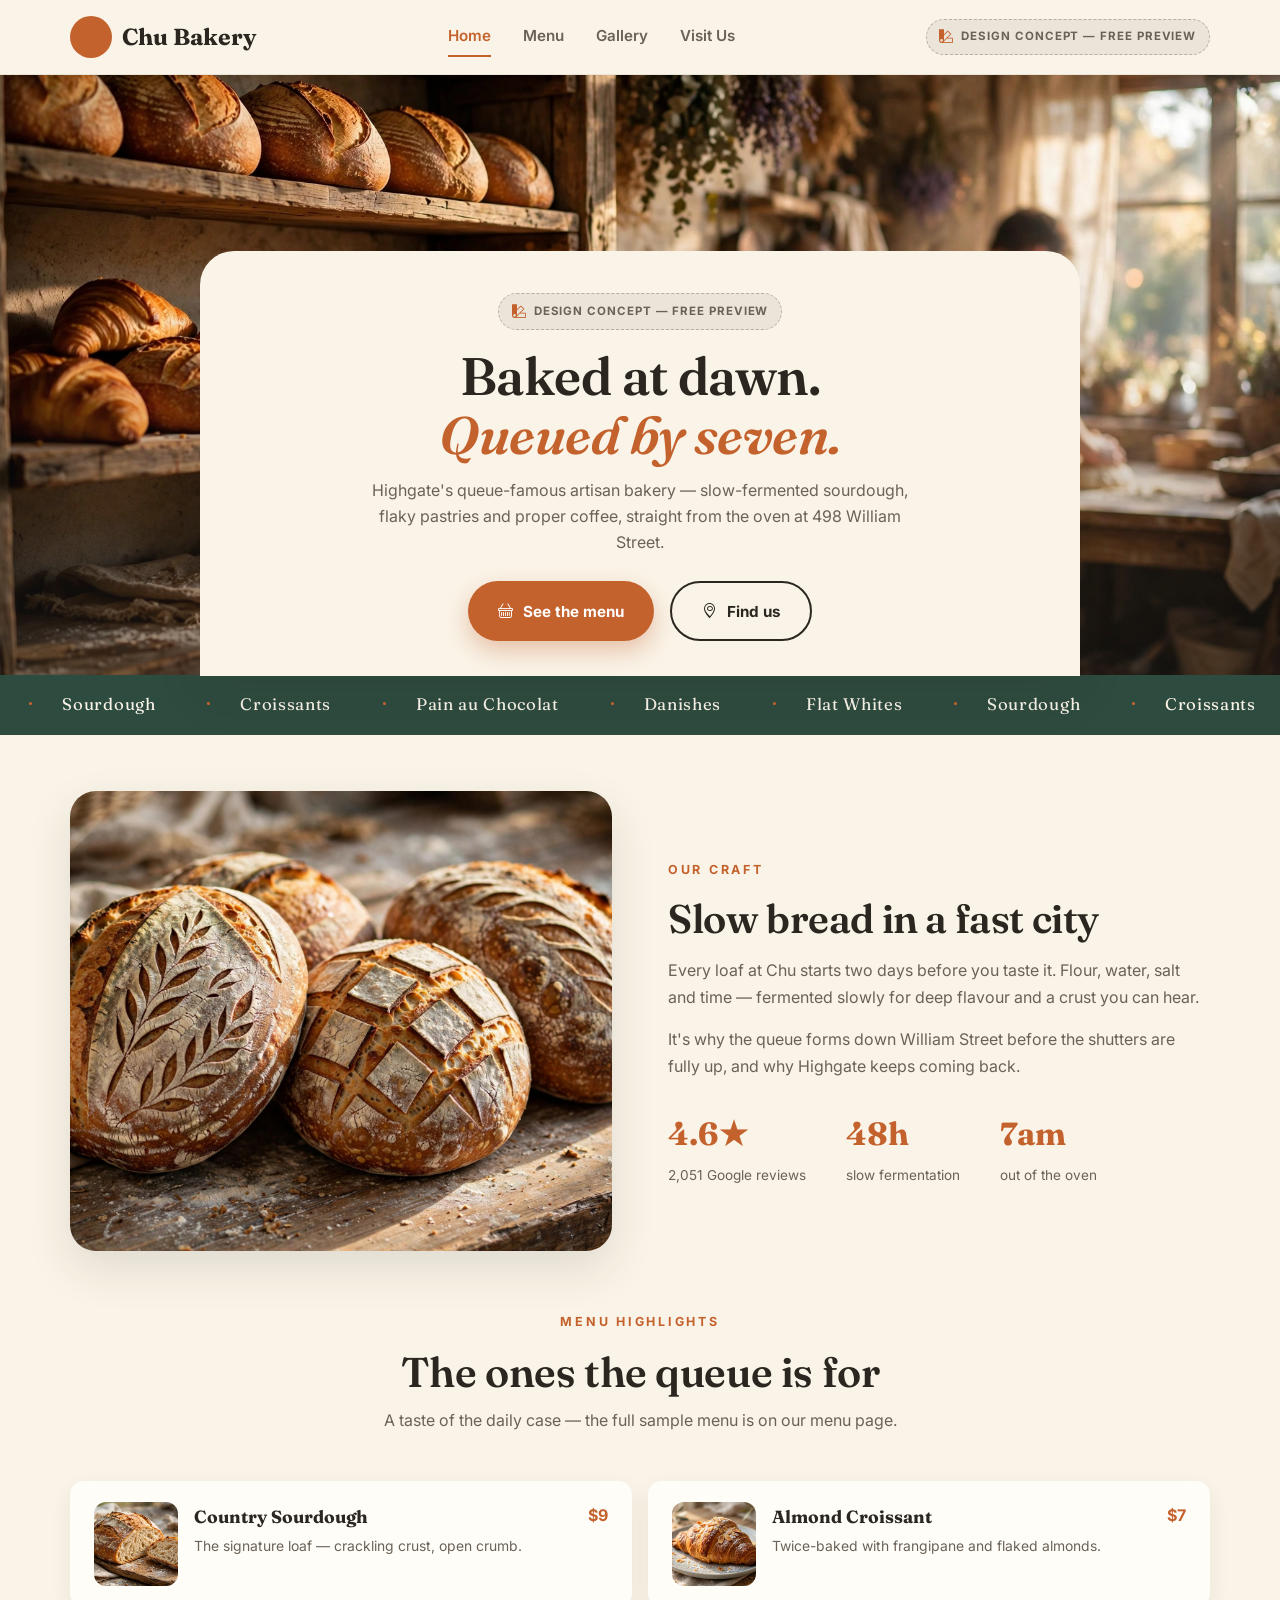
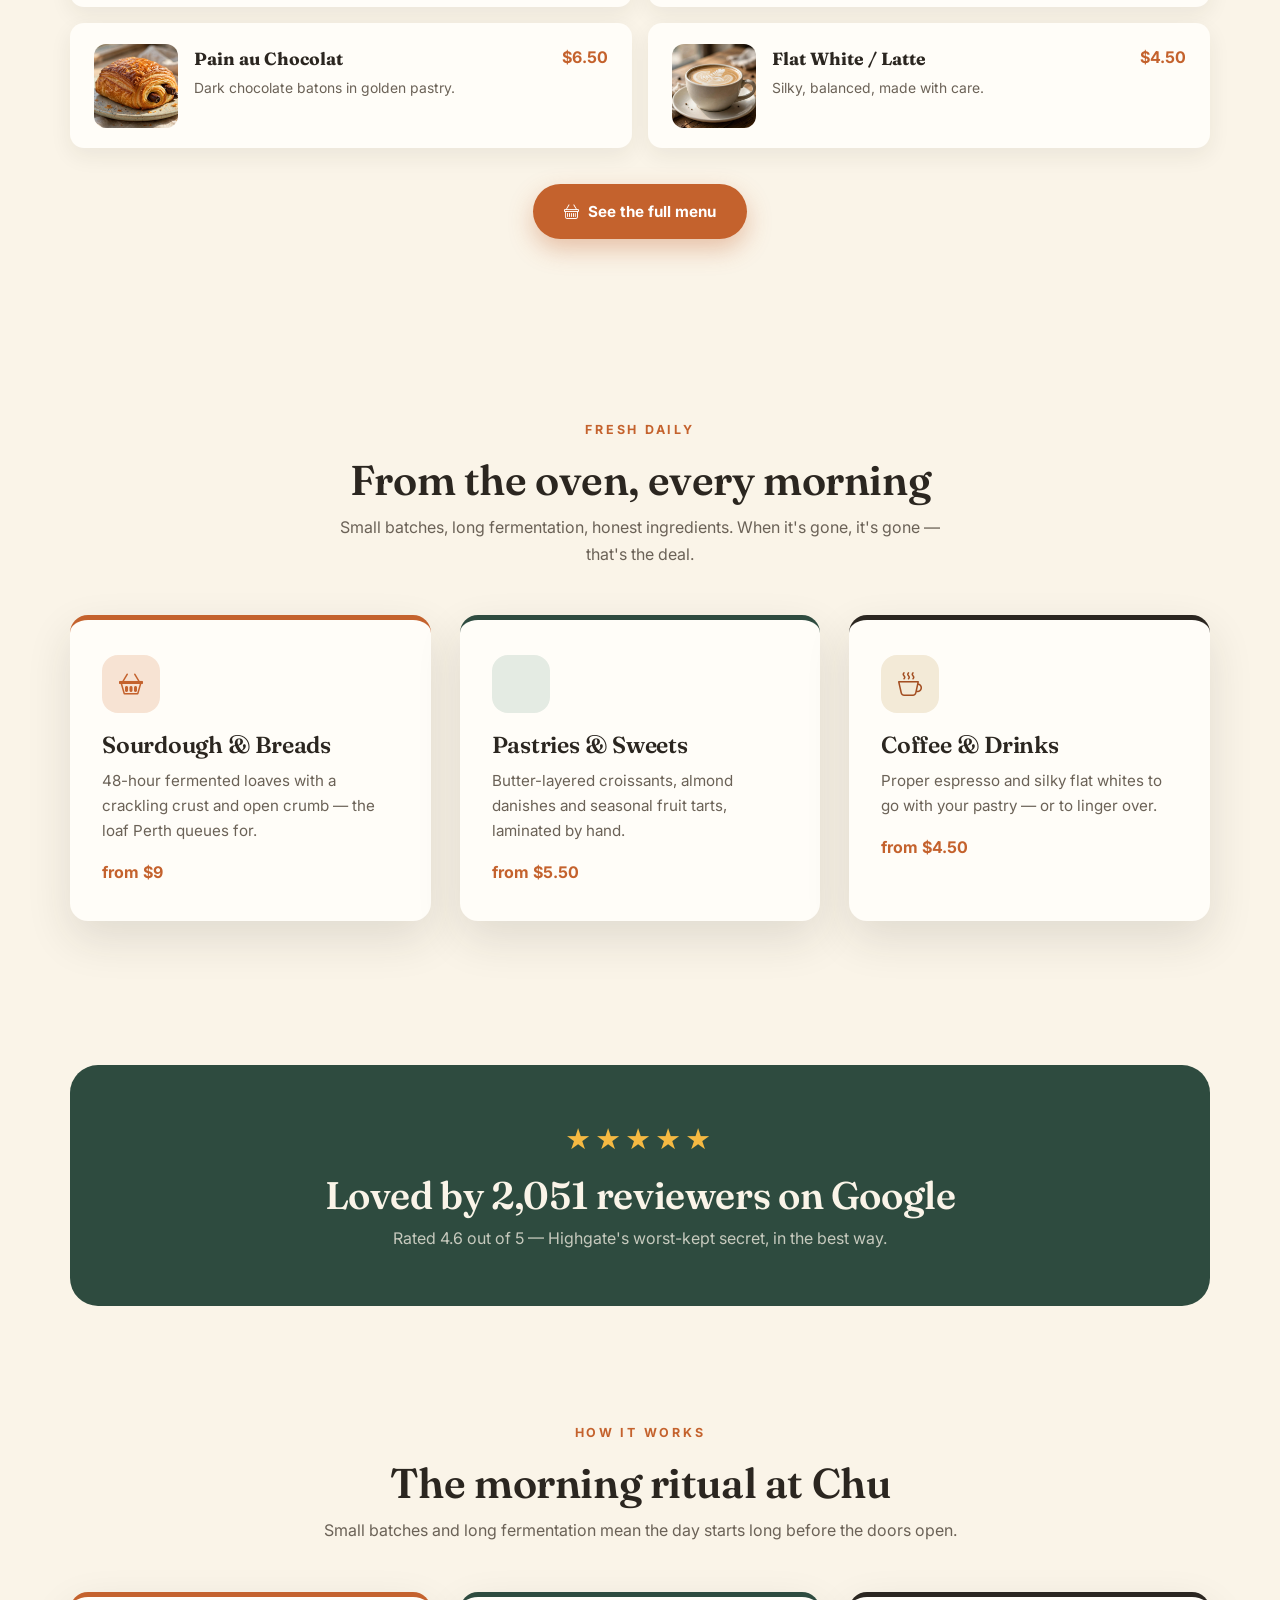
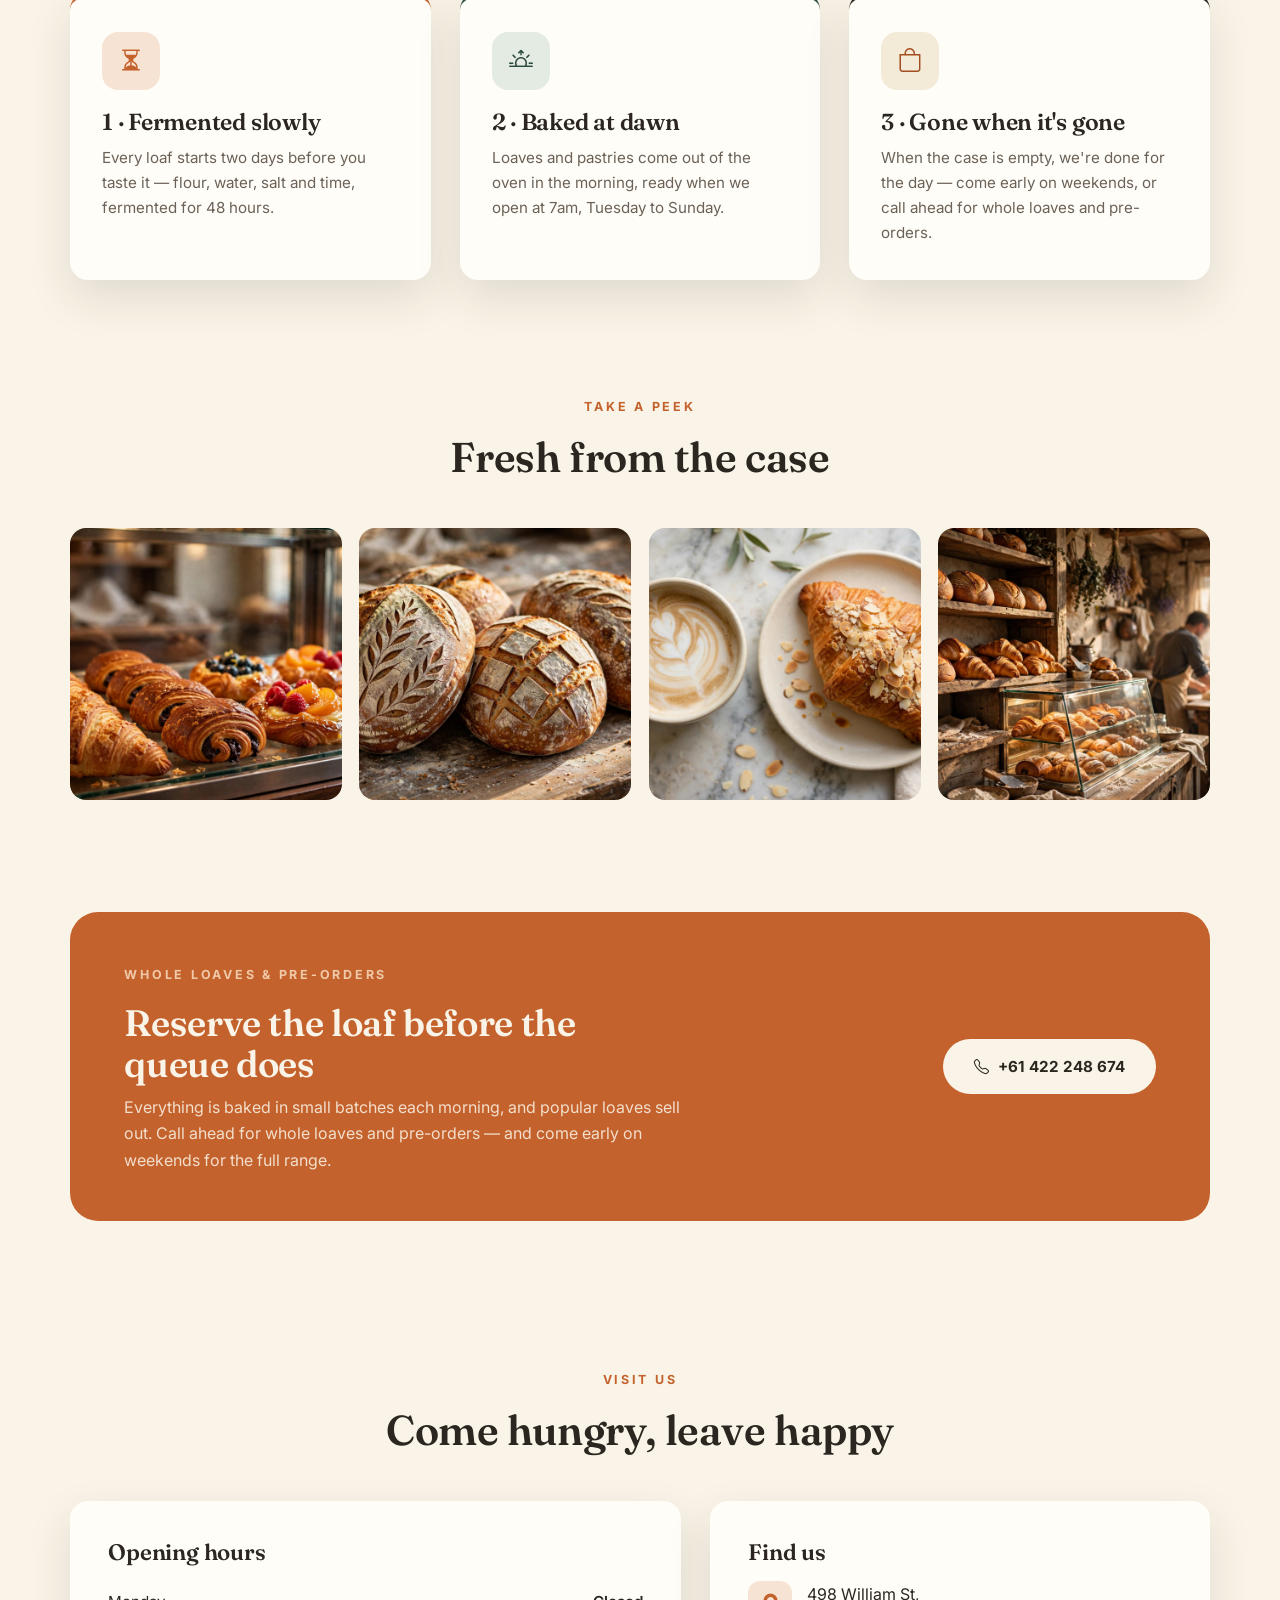
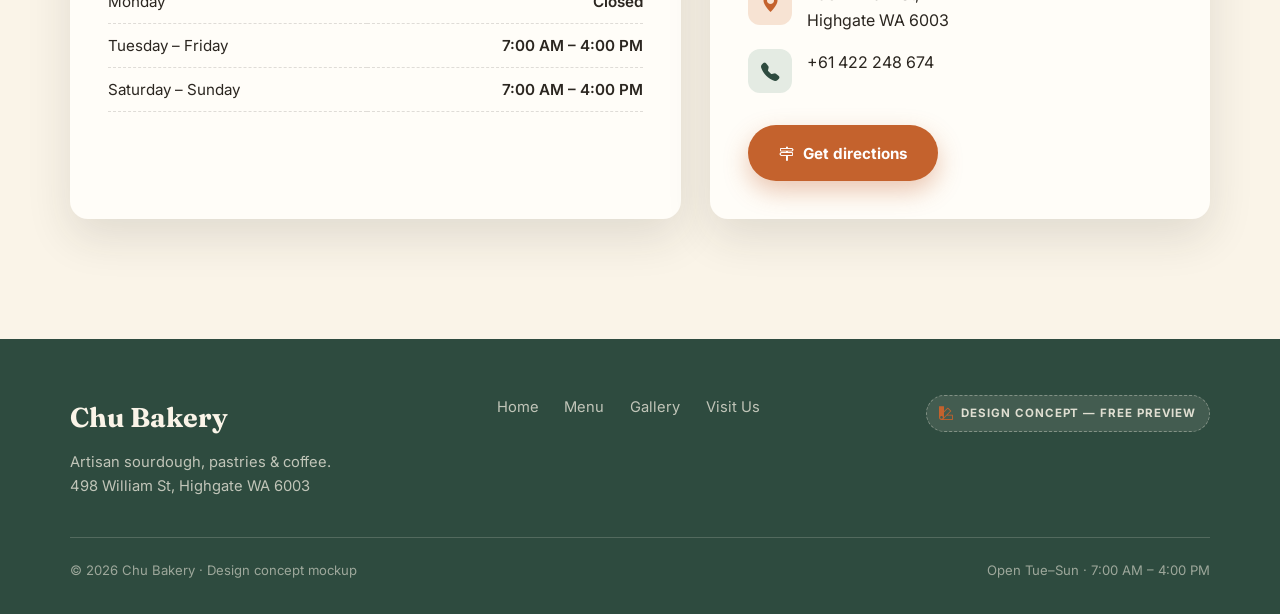
<file: index.html>
<!DOCTYPE html>
<html lang="en">
<head>
<meta charset="UTF-8">
<meta name="viewport" content="width=device-width, initial-scale=1.0">
<title>Chu Bakery — Artisan Bakery, Highgate Perth</title>
<meta name="description" content="Chu Bakery, 498 William St, Highgate WA — artisan sourdough, pastries and coffee. Open Tue–Sun 7am–4pm.">
<link rel="preconnect" href="https://fonts.googleapis.com">
<link rel="preconnect" href="https://fonts.gstatic.com" crossorigin>
<link href="https://fonts.googleapis.com/css2?family=Fraunces:ital,opsz,wght@0,9..144,400;0,9..144,600;0,9..144,700;1,9..144,600&family=Inter:wght@400;500;600;700&display=swap" rel="stylesheet">
<link rel="stylesheet" href="https://cdn.jsdelivr.net/npm/bootstrap-icons@1.11.3/font/bootstrap-icons.min.css">
<link rel="stylesheet" href="styles.css">
</head>
<body>

<header class="site-header" id="siteHeader">
  <div class="wrap header-inner">
    <a class="brand" href="index.html" aria-label="Chu Bakery home">
      <span class="brand-mark"><i class="bi bi-croissant"></i></span>
      <span class="brand-name">Chu Bakery</span>
    </a>
    <nav class="main-nav" aria-label="Primary">
      <a href="index.html" class="active">Home</a>
      <a href="services.html">Menu</a>
      <a href="gallery.html">Gallery</a>
      <a href="contact.html">Visit Us</a>
    </nav>
    <span class="concept-badge header-badge"><i class="bi bi-palette2"></i>Design concept — free preview</span>
    <button class="menu-toggle" id="menuToggle" aria-label="Open menu" aria-expanded="false"><i class="bi bi-list"></i></button>
    <nav class="mobile-nav" id="mobileNav" aria-label="Mobile">
      <a href="index.html" class="active">Home</a>
      <a href="services.html">Menu</a>
      <a href="gallery.html">Gallery</a>
      <a href="contact.html">Visit Us</a>
    </nav>
  </div>
</header>

<main>
  <!-- HERO -->
  <section class="hero">
    <div class="hero-media">
      <img src="images/chu-hero.jpg" alt="Warm artisan bakery interior with fresh bread">
    </div>
    <div class="hero-card">
      <span class="concept-badge"><i class="bi bi-palette2"></i>Design concept — free preview</span>
      <h1 style="margin-top:1rem">Baked at dawn.<br><em>Queued by seven.</em></h1>
      <p>Highgate's queue-famous artisan bakery — slow-fermented sourdough, flaky pastries and proper coffee, straight from the oven at 498 William Street.</p>
      <div class="hero-ctas">
        <a class="btn btn-terracotta" href="services.html"><i class="bi bi-basket"></i>See the menu</a>
        <a class="btn btn-outline" href="contact.html"><i class="bi bi-geo-alt"></i>Find us</a>
      </div>
    </div>
  </section>

  <!-- MARQUEE -->
  <div class="marquee" aria-hidden="true">
    <span><i class="bi bi-dot"></i>Sourdough</span><span><i class="bi bi-dot"></i>Croissants</span><span><i class="bi bi-dot"></i>Pain au Chocolat</span><span><i class="bi bi-dot"></i>Danishes</span><span><i class="bi bi-dot"></i>Flat Whites</span><span><i class="bi bi-dot"></i>Sourdough</span><span><i class="bi bi-dot"></i>Croissants</span><span><i class="bi bi-dot"></i>Pain au Chocolat</span><span><i class="bi bi-dot"></i>Danishes</span><span><i class="bi bi-dot"></i>Flat Whites</span>
  </div>


  <!-- STORY -->
  <section class="section-tight">
    <div class="wrap story">
      <img src="images/chu-sourdough.jpg" alt="Freshly baked sourdough loaves with scored crusts">
      <div>
        <span class="kicker">Our craft</span>
        <h2>Slow bread in a fast city</h2>
        <p>Every loaf at Chu starts two days before you taste it. Flour, water, salt and time — fermented slowly for deep flavour and a crust you can hear.</p>
        <p>It's why the queue forms down William Street before the shutters are fully up, and why Highgate keeps coming back.</p>
        <div class="stat-row">
          <div class="stat"><b>4.6★</b><span>2,051 Google reviews</span></div>
          <div class="stat"><b>48h</b><span>slow fermentation</span></div>
          <div class="stat"><b>7am</b><span>out of the oven</span></div>
        </div>
      </div>
    </div>
  </section>

  <!-- MENU HIGHLIGHTS -->
  <section class="section" style="padding-top:0">
    <div class="wrap">
      <div class="section-head">
        <span class="kicker">Menu highlights</span>
        <h2>The ones the queue is for</h2>
        <p>A taste of the daily case — the full sample menu is on our menu page.</p>
      </div>
      <div class="menu-items">
        <div class="menu-item"><img class="menu-thumb" src="images/menu-sourdough.jpg" alt="Country Sourdough" loading="lazy"><div><h4>Country Sourdough</h4><p>The signature loaf — crackling crust, open crumb.</p></div><span class="price">$9</span></div>
        <div class="menu-item"><img class="menu-thumb" src="images/menu-almond-croissant.jpg" alt="Almond Croissant" loading="lazy"><div><h4>Almond Croissant</h4><p>Twice-baked with frangipane and flaked almonds.</p></div><span class="price">$7</span></div>
        <div class="menu-item"><img class="menu-thumb" src="images/menu-pain-au-chocolat.jpg" alt="Pain au Chocolat" loading="lazy"><div><h4>Pain au Chocolat</h4><p>Dark chocolate batons in golden pastry.</p></div><span class="price">$6.50</span></div>
        <div class="menu-item"><img class="menu-thumb" src="images/menu-flat-white.jpg" alt="Flat White / Latte" loading="lazy"><div><h4>Flat White / Latte</h4><p>Silky, balanced, made with care.</p></div><span class="price">$4.50</span></div>
      </div>
      <div style="text-align:center;margin-top:2.2rem">
        <a class="btn btn-terracotta" href="services.html"><i class="bi bi-basket"></i>See the full menu</a>
      </div>
    </div>
  </section>

  <!-- FROM THE OVEN -->
  <section class="section">
    <div class="wrap">
      <div class="section-head">
        <span class="kicker">Fresh daily</span>
        <h2>From the oven, every morning</h2>
        <p>Small batches, long fermentation, honest ingredients. When it's gone, it's gone — that's the deal.</p>
      </div>
      <div class="cards-3">
        <article class="oven-card">
          <div class="tile tile-terracotta"><i class="bi bi-basket2"></i></div>
          <h3>Sourdough &amp; Breads</h3>
          <p>48-hour fermented loaves with a crackling crust and open crumb — the loaf Perth queues for.</p>
          <span class="price">from $9</span>
        </article>
        <article class="oven-card">
          <div class="tile tile-green"><i class="bi bi-croissant"></i></div>
          <h3>Pastries &amp; Sweets</h3>
          <p>Butter-layered croissants, almond danishes and seasonal fruit tarts, laminated by hand.</p>
          <span class="price">from $5.50</span>
        </article>
        <article class="oven-card">
          <div class="tile tile-cream"><i class="bi bi-cup-hot"></i></div>
          <h3>Coffee &amp; Drinks</h3>
          <p>Proper espresso and silky flat whites to go with your pastry — or to linger over.</p>
          <span class="price">from $4.50</span>
        </article>
      </div>
    </div>
  </section>


  <!-- RATING BAND -->
  <section class="section-tight">
    <div class="wrap">
      <div class="rating-band">
        <div class="stars" aria-label="4.6 out of 5 stars">★★★★★</div>
        <h2>Loved by 2,051 reviewers on Google</h2>
        <p>Rated 4.6 out of 5 — Highgate's worst-kept secret, in the best way.</p>
      </div>
    </div>
  </section>


  <!-- THE MORNING RITUAL (second content section) -->
  <section class="section-tight">
    <div class="wrap">
      <div class="section-head">
        <span class="kicker">How it works</span>
        <h2>The morning ritual at Chu</h2>
        <p>Small batches and long fermentation mean the day starts long before the doors open.</p>
      </div>
      <div class="cards-3">
        <article class="oven-card">
          <div class="tile tile-terracotta"><i class="bi bi-hourglass-split"></i></div>
          <h3>1 · Fermented slowly</h3>
          <p>Every loaf starts two days before you taste it — flour, water, salt and time, fermented for 48 hours.</p>
        </article>
        <article class="oven-card">
          <div class="tile tile-green"><i class="bi bi-sunrise"></i></div>
          <h3>2 · Baked at dawn</h3>
          <p>Loaves and pastries come out of the oven in the morning, ready when we open at 7am, Tuesday to Sunday.</p>
        </article>
        <article class="oven-card">
          <div class="tile tile-cream"><i class="bi bi-bag"></i></div>
          <h3>3 · Gone when it's gone</h3>
          <p>When the case is empty, we're done for the day — come early on weekends, or call ahead for whole loaves and pre-orders.</p>
        </article>
      </div>
    </div>
  </section>

  <!-- GALLERY TEASER -->
  <section class="section-tight">
    <div class="wrap">
      <div class="section-head">
        <span class="kicker">Take a peek</span>
        <h2>Fresh from the case</h2>
      </div>
      <div class="teaser-grid">
        <a href="gallery.html"><img src="images/chu-pastries.jpg" alt="Croissants and danishes in the display case"></a>
        <a href="gallery.html"><img src="images/chu-sourdough.jpg" alt="Artisan sourdough loaves"></a>
        <a href="gallery.html"><img src="images/chu-coffee.jpg" alt="Flat white and almond croissant"></a>
        <a href="gallery.html"><img src="images/chu-hero.jpg" alt="Bakery interior"></a>
      </div>
    </div>
  </section>


  <!-- PRE-ORDERS -->
  <section class="section-tight">
    <div class="wrap">
      <div class="preorder-band">
        <div>
          <span class="kicker" style="color:#F0C9A8">Whole loaves &amp; pre-orders</span>
          <h2>Reserve the loaf before the queue does</h2>
          <p>Everything is baked in small batches each morning, and popular loaves sell out. Call ahead for whole loaves and pre-orders — and come early on weekends for the full range.</p>
        </div>
        <a class="btn btn-light" href="tel:+61422248674"><i class="bi bi-telephone"></i>+61 422 248 674</a>
      </div>
    </div>
  </section>

  <!-- VISIT -->
  <section class="section">
    <div class="wrap">
      <div class="section-head">
        <span class="kicker">Visit us</span>
        <h2>Come hungry, leave happy</h2>
      </div>
      <div class="visit-grid">
        <div class="visit-card">
          <h3 class="display" style="font-size:1.4rem;margin-bottom:.4rem">Opening hours</h3>
          <table class="hours-table">
            <tr><td>Monday</td><td class="closed">Closed</td></tr>
            <tr><td>Tuesday – Friday</td><td>7:00 AM – 4:00 PM</td></tr>
            <tr><td>Saturday – Sunday</td><td>7:00 AM – 4:00 PM</td></tr>
          </table>
        </div>
        <div class="visit-card">
          <h3 class="display" style="font-size:1.4rem;margin-bottom:.4rem">Find us</h3>
          <div class="contact-line">
            <span class="tile tile-terracotta"><i class="bi bi-geo-alt-fill"></i></span>
            <div>498 William St,<br>Highgate WA 6003</div>
          </div>
          <div class="contact-line">
            <span class="tile tile-green"><i class="bi bi-telephone-fill"></i></span>
            <div><a href="tel:+61422248674">+61 422 248 674</a></div>
          </div>
          <a class="btn btn-terracotta" href="contact.html" style="margin-top:1rem"><i class="bi bi-signpost-2"></i>Get directions</a>
        </div>
      </div>
    </div>
  </section>
</main>

<footer class="site-footer">
  <div class="wrap">
    <div class="footer-inner">
      <div>
        <div class="footer-brand">Chu Bakery</div>
        <p>Artisan sourdough, pastries &amp; coffee.<br>498 William St, Highgate WA 6003</p>
      </div>
      <ul class="footer-links">
        <li><a href="index.html">Home</a></li>
        <li><a href="services.html">Menu</a></li>
        <li><a href="gallery.html">Gallery</a></li>
        <li><a href="contact.html">Visit Us</a></li>
      </ul>
      <span class="concept-badge"><i class="bi bi-palette2"></i>Design concept — free preview</span>
    </div>
    <div class="footer-bottom">
      <span>© 2026 Chu Bakery · Design concept mockup</span>
      <span>Open Tue–Sun · 7:00 AM – 4:00 PM</span>
    </div>
  </div>
</footer>

<script src="menu.js"></script>
</body>
</html>
</file>
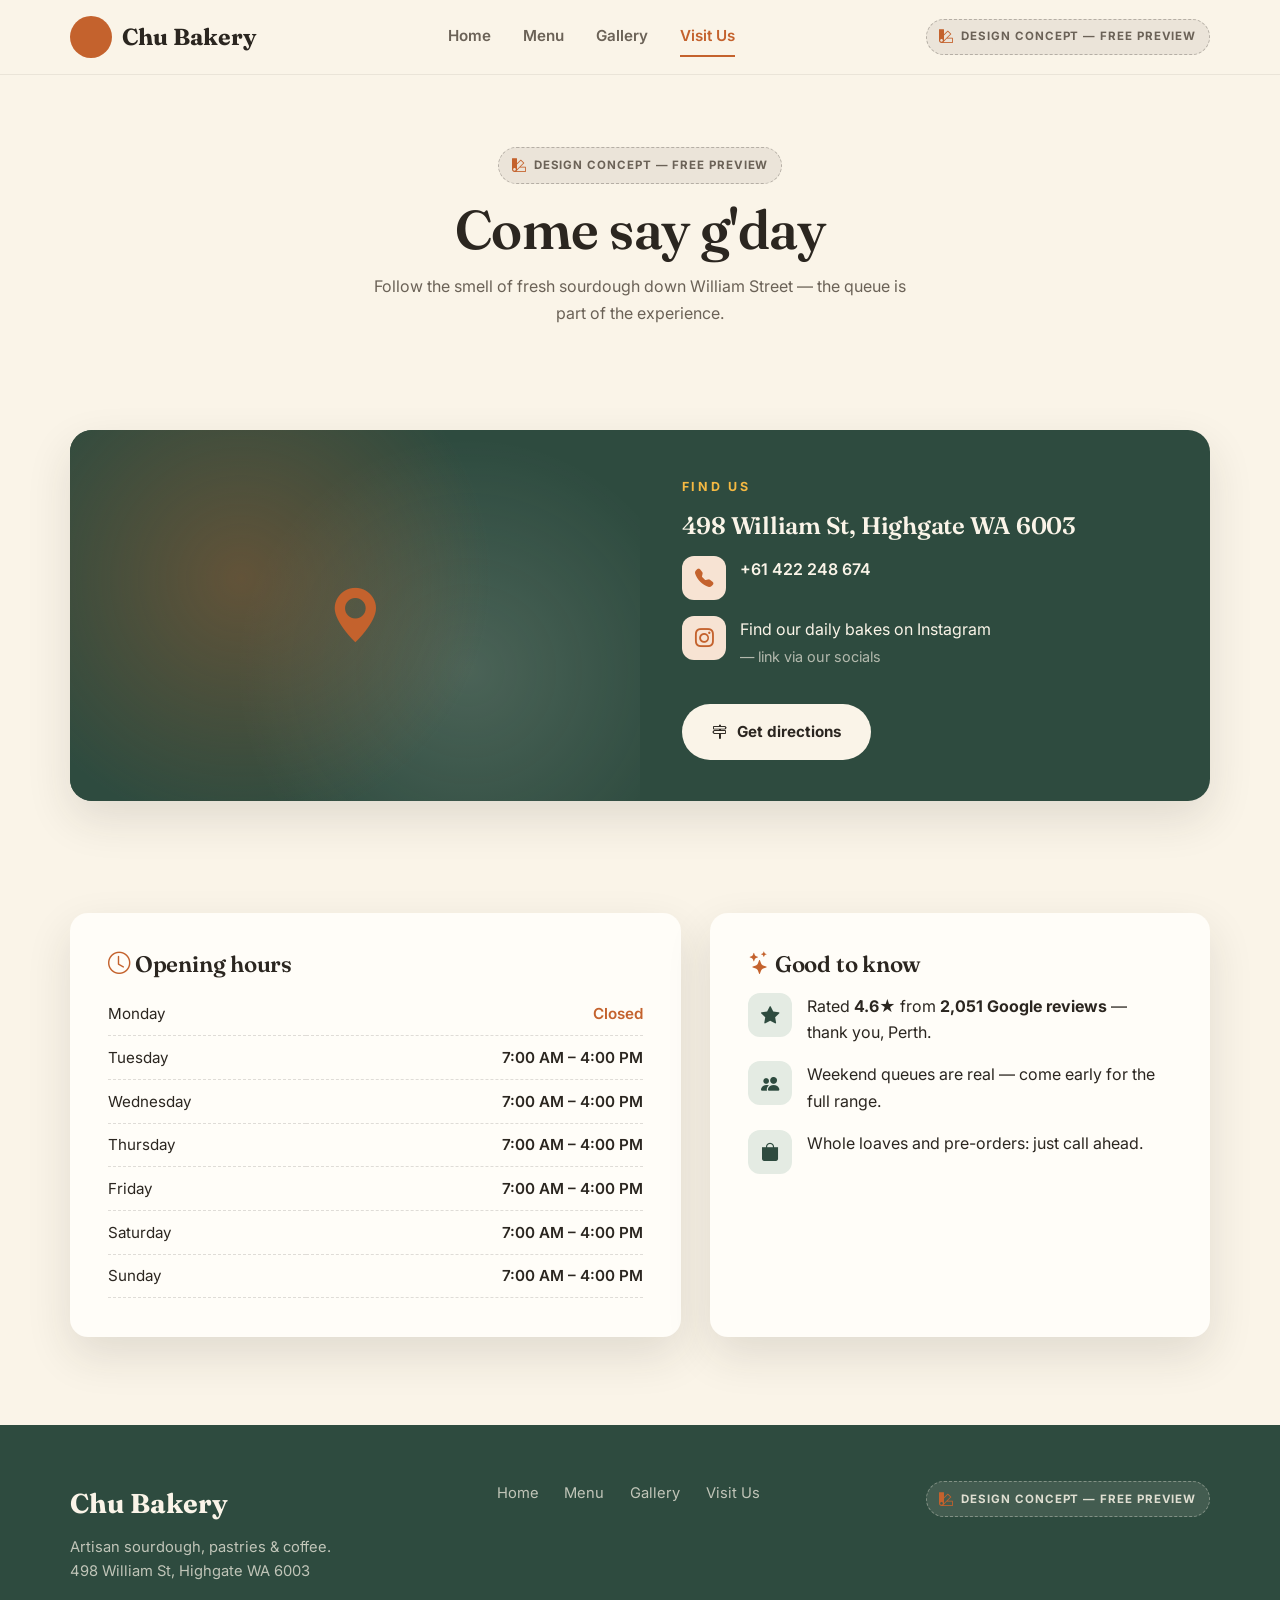
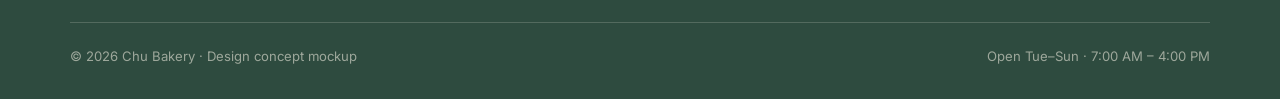
<file: contact.html>
<!DOCTYPE html>
<html lang="en">
<head>
<meta charset="UTF-8">
<meta name="viewport" content="width=device-width, initial-scale=1.0">
<title>Visit Us — Chu Bakery, Highgate Perth</title>
<meta name="description" content="Find Chu Bakery: 498 William St, Highgate WA 6003. Open Tue–Sun 7am–4pm, closed Mondays.">
<link rel="preconnect" href="https://fonts.googleapis.com">
<link rel="preconnect" href="https://fonts.gstatic.com" crossorigin>
<link href="https://fonts.googleapis.com/css2?family=Fraunces:ital,opsz,wght@0,9..144,400;0,9..144,600;0,9..144,700;1,9..144,600&family=Inter:wght@400;500;600;700&display=swap" rel="stylesheet">
<link rel="stylesheet" href="https://cdn.jsdelivr.net/npm/bootstrap-icons@1.11.3/font/bootstrap-icons.min.css">
<link rel="stylesheet" href="styles.css">
</head>
<body>

<header class="site-header" id="siteHeader">
  <div class="wrap header-inner">
    <a class="brand" href="index.html" aria-label="Chu Bakery home">
      <span class="brand-mark"><i class="bi bi-croissant"></i></span>
      <span class="brand-name">Chu Bakery</span>
    </a>
    <nav class="main-nav" aria-label="Primary">
      <a href="index.html">Home</a>
      <a href="services.html">Menu</a>
      <a href="gallery.html">Gallery</a>
      <a href="contact.html" class="active">Visit Us</a>
    </nav>
    <span class="concept-badge header-badge"><i class="bi bi-palette2"></i>Design concept — free preview</span>
    <button class="menu-toggle" id="menuToggle" aria-label="Open menu" aria-expanded="false"><i class="bi bi-list"></i></button>
    <nav class="mobile-nav" id="mobileNav" aria-label="Mobile">
      <a href="index.html">Home</a>
      <a href="services.html">Menu</a>
      <a href="gallery.html">Gallery</a>
      <a href="contact.html" class="active">Visit Us</a>
    </nav>
  </div>
</header>

<main>
  <section class="contact-hero">
    <div class="wrap">
      <span class="concept-badge"><i class="bi bi-palette2"></i>Design concept — free preview</span>
      <h1 style="margin-top:1rem">Come say g'day</h1>
      <p>Follow the smell of fresh sourdough down William Street — the queue is part of the experience.</p>
    </div>
  </section>

  <section class="section-tight">
    <div class="wrap">
      <div class="map-card">
        <div class="map-visual" aria-hidden="true">
          <i class="bi bi-geo-alt-fill"></i>
        </div>
        <div class="map-body">
          <span class="kicker" style="color:#F5B942">Find us</span>
          <h3>498 William St, Highgate WA 6003</h3>
          <div class="contact-line">
            <span class="tile tile-terracotta"><i class="bi bi-telephone-fill"></i></span>
            <div><a href="tel:+61422248674" style="font-weight:600">+61 422 248 674</a></div>
          </div>
          <div class="contact-line">
            <span class="tile tile-terracotta"><i class="bi bi-instagram"></i></span>
            <div>Find our daily bakes on Instagram<br><span style="color:rgba(250,244,232,.65);font-size:.9rem">— link via our socials</span></div>
          </div>
          <a class="btn btn-light" href="https://www.google.com/maps/search/?api=1&query=Chu+Bakery+498+William+St+Highgate+WA+6003" target="_blank" rel="noopener"><i class="bi bi-signpost-2"></i>Get directions</a>
        </div>
      </div>
    </div>
  </section>

  <section class="section-tight">
    <div class="wrap">
      <div class="visit-grid">
        <div class="visit-card">
          <h3 class="display" style="font-size:1.4rem;margin-bottom:.4rem"><i class="bi bi-clock" style="color:var(--terracotta)"></i> Opening hours</h3>
          <table class="hours-table">
            <tr><td>Monday</td><td style="color:var(--terracotta)">Closed</td></tr>
            <tr><td>Tuesday</td><td>7:00 AM – 4:00 PM</td></tr>
            <tr><td>Wednesday</td><td>7:00 AM – 4:00 PM</td></tr>
            <tr><td>Thursday</td><td>7:00 AM – 4:00 PM</td></tr>
            <tr><td>Friday</td><td>7:00 AM – 4:00 PM</td></tr>
            <tr><td>Saturday</td><td>7:00 AM – 4:00 PM</td></tr>
            <tr><td>Sunday</td><td>7:00 AM – 4:00 PM</td></tr>
          </table>
        </div>
        <div class="visit-card">
          <h3 class="display" style="font-size:1.4rem;margin-bottom:.4rem"><i class="bi bi-stars" style="color:var(--terracotta)"></i> Good to know</h3>
          <div class="contact-line">
            <span class="tile tile-green"><i class="bi bi-star-fill"></i></span>
            <div>Rated <b>4.6★</b> from <b>2,051 Google reviews</b> — thank you, Perth.</div>
          </div>
          <div class="contact-line">
            <span class="tile tile-green"><i class="bi bi-people-fill"></i></span>
            <div>Weekend queues are real — come early for the full range.</div>
          </div>
          <div class="contact-line">
            <span class="tile tile-green"><i class="bi bi-bag-fill"></i></span>
            <div>Whole loaves and pre-orders: just call ahead.</div>
          </div>
        </div>
      </div>
    </div>
  </section>
</main>

<footer class="site-footer">
  <div class="wrap">
    <div class="footer-inner">
      <div>
        <div class="footer-brand">Chu Bakery</div>
        <p>Artisan sourdough, pastries &amp; coffee.<br>498 William St, Highgate WA 6003</p>
      </div>
      <ul class="footer-links">
        <li><a href="index.html">Home</a></li>
        <li><a href="services.html">Menu</a></li>
        <li><a href="gallery.html">Gallery</a></li>
        <li><a href="contact.html">Visit Us</a></li>
      </ul>
      <span class="concept-badge"><i class="bi bi-palette2"></i>Design concept — free preview</span>
    </div>
    <div class="footer-bottom">
      <span>© 2026 Chu Bakery · Design concept mockup</span>
      <span>Open Tue–Sun · 7:00 AM – 4:00 PM</span>
    </div>
  </div>
</footer>

<script src="menu.js"></script>
</body>
</html>
</file>
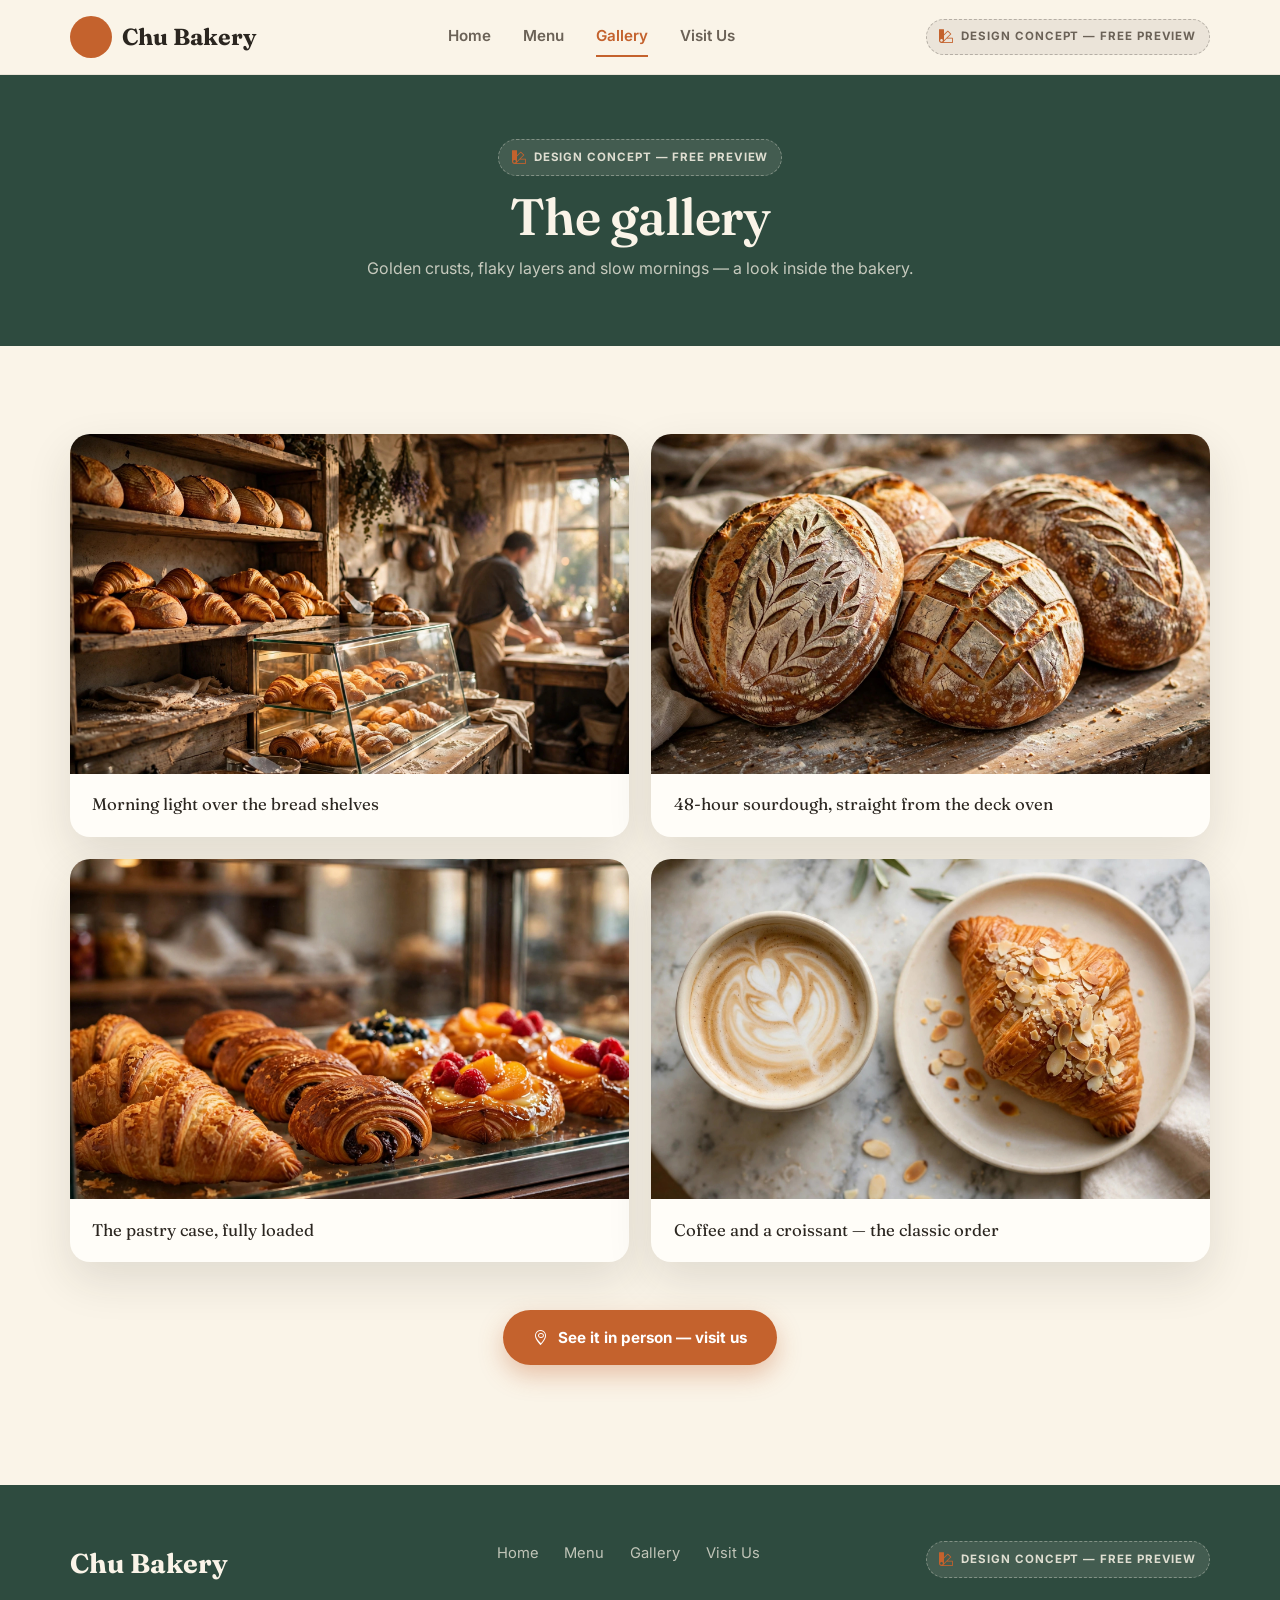
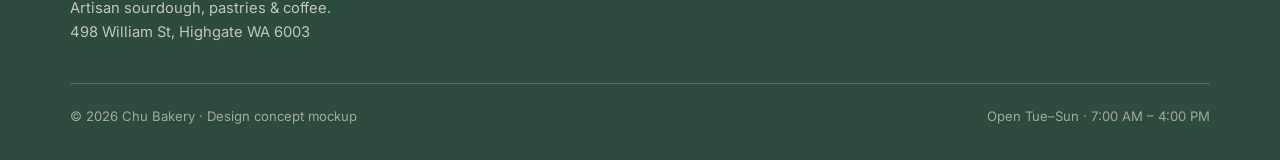
<file: gallery.html>
<!DOCTYPE html>
<html lang="en">
<head>
<meta charset="UTF-8">
<meta name="viewport" content="width=device-width, initial-scale=1.0">
<title>Gallery — Chu Bakery, Highgate Perth</title>
<meta name="description" content="A look inside Chu Bakery, Highgate: sourdough, pastries and coffee.">
<link rel="preconnect" href="https://fonts.googleapis.com">
<link rel="preconnect" href="https://fonts.gstatic.com" crossorigin>
<link href="https://fonts.googleapis.com/css2?family=Fraunces:ital,opsz,wght@0,9..144,400;0,9..144,600;0,9..144,700;1,9..144,600&family=Inter:wght@400;500;600;700&display=swap" rel="stylesheet">
<link rel="stylesheet" href="https://cdn.jsdelivr.net/npm/bootstrap-icons@1.11.3/font/bootstrap-icons.min.css">
<link rel="stylesheet" href="styles.css">
</head>
<body>

<header class="site-header" id="siteHeader">
  <div class="wrap header-inner">
    <a class="brand" href="index.html" aria-label="Chu Bakery home">
      <span class="brand-mark"><i class="bi bi-croissant"></i></span>
      <span class="brand-name">Chu Bakery</span>
    </a>
    <nav class="main-nav" aria-label="Primary">
      <a href="index.html">Home</a>
      <a href="services.html">Menu</a>
      <a href="gallery.html" class="active">Gallery</a>
      <a href="contact.html">Visit Us</a>
    </nav>
    <span class="concept-badge header-badge"><i class="bi bi-palette2"></i>Design concept — free preview</span>
    <button class="menu-toggle" id="menuToggle" aria-label="Open menu" aria-expanded="false"><i class="bi bi-list"></i></button>
    <nav class="mobile-nav" id="mobileNav" aria-label="Mobile">
      <a href="index.html">Home</a>
      <a href="services.html">Menu</a>
      <a href="gallery.html" class="active">Gallery</a>
      <a href="contact.html">Visit Us</a>
    </nav>
  </div>
</header>

<main>
  <section class="page-hero">
    <div class="wrap">
      <span class="concept-badge"><i class="bi bi-palette2"></i>Design concept — free preview</span>
      <h1>The gallery</h1>
      <p>Golden crusts, flaky layers and slow mornings — a look inside the bakery.</p>
    </div>
  </section>

  <section class="section">
    <div class="wrap">
      <div class="gallery-grid">
        <figure>
          <img src="images/chu-hero.jpg" alt="Warm artisan bakery interior in the morning">
          <figcaption>Morning light over the bread shelves</figcaption>
        </figure>
        <figure>
          <img src="images/chu-sourdough.jpg" alt="Scored sourdough loaves on a wooden counter">
          <figcaption>48-hour sourdough, straight from the deck oven</figcaption>
        </figure>
        <figure>
          <img src="images/chu-pastries.jpg" alt="Croissants and danishes in the display case">
          <figcaption>The pastry case, fully loaded</figcaption>
        </figure>
        <figure>
          <img src="images/chu-coffee.jpg" alt="Flat white with latte art beside an almond croissant">
          <figcaption>Coffee and a croissant — the classic order</figcaption>
        </figure>
      </div>
      <div style="text-align:center;margin-top:3rem">
        <a class="btn btn-terracotta" href="contact.html"><i class="bi bi-geo-alt"></i>See it in person — visit us</a>
      </div>
    </div>
  </section>
</main>

<footer class="site-footer">
  <div class="wrap">
    <div class="footer-inner">
      <div>
        <div class="footer-brand">Chu Bakery</div>
        <p>Artisan sourdough, pastries &amp; coffee.<br>498 William St, Highgate WA 6003</p>
      </div>
      <ul class="footer-links">
        <li><a href="index.html">Home</a></li>
        <li><a href="services.html">Menu</a></li>
        <li><a href="gallery.html">Gallery</a></li>
        <li><a href="contact.html">Visit Us</a></li>
      </ul>
      <span class="concept-badge"><i class="bi bi-palette2"></i>Design concept — free preview</span>
    </div>
    <div class="footer-bottom">
      <span>© 2026 Chu Bakery · Design concept mockup</span>
      <span>Open Tue–Sun · 7:00 AM – 4:00 PM</span>
    </div>
  </div>
</footer>

<script src="menu.js"></script>
</body>
</html>
</file>
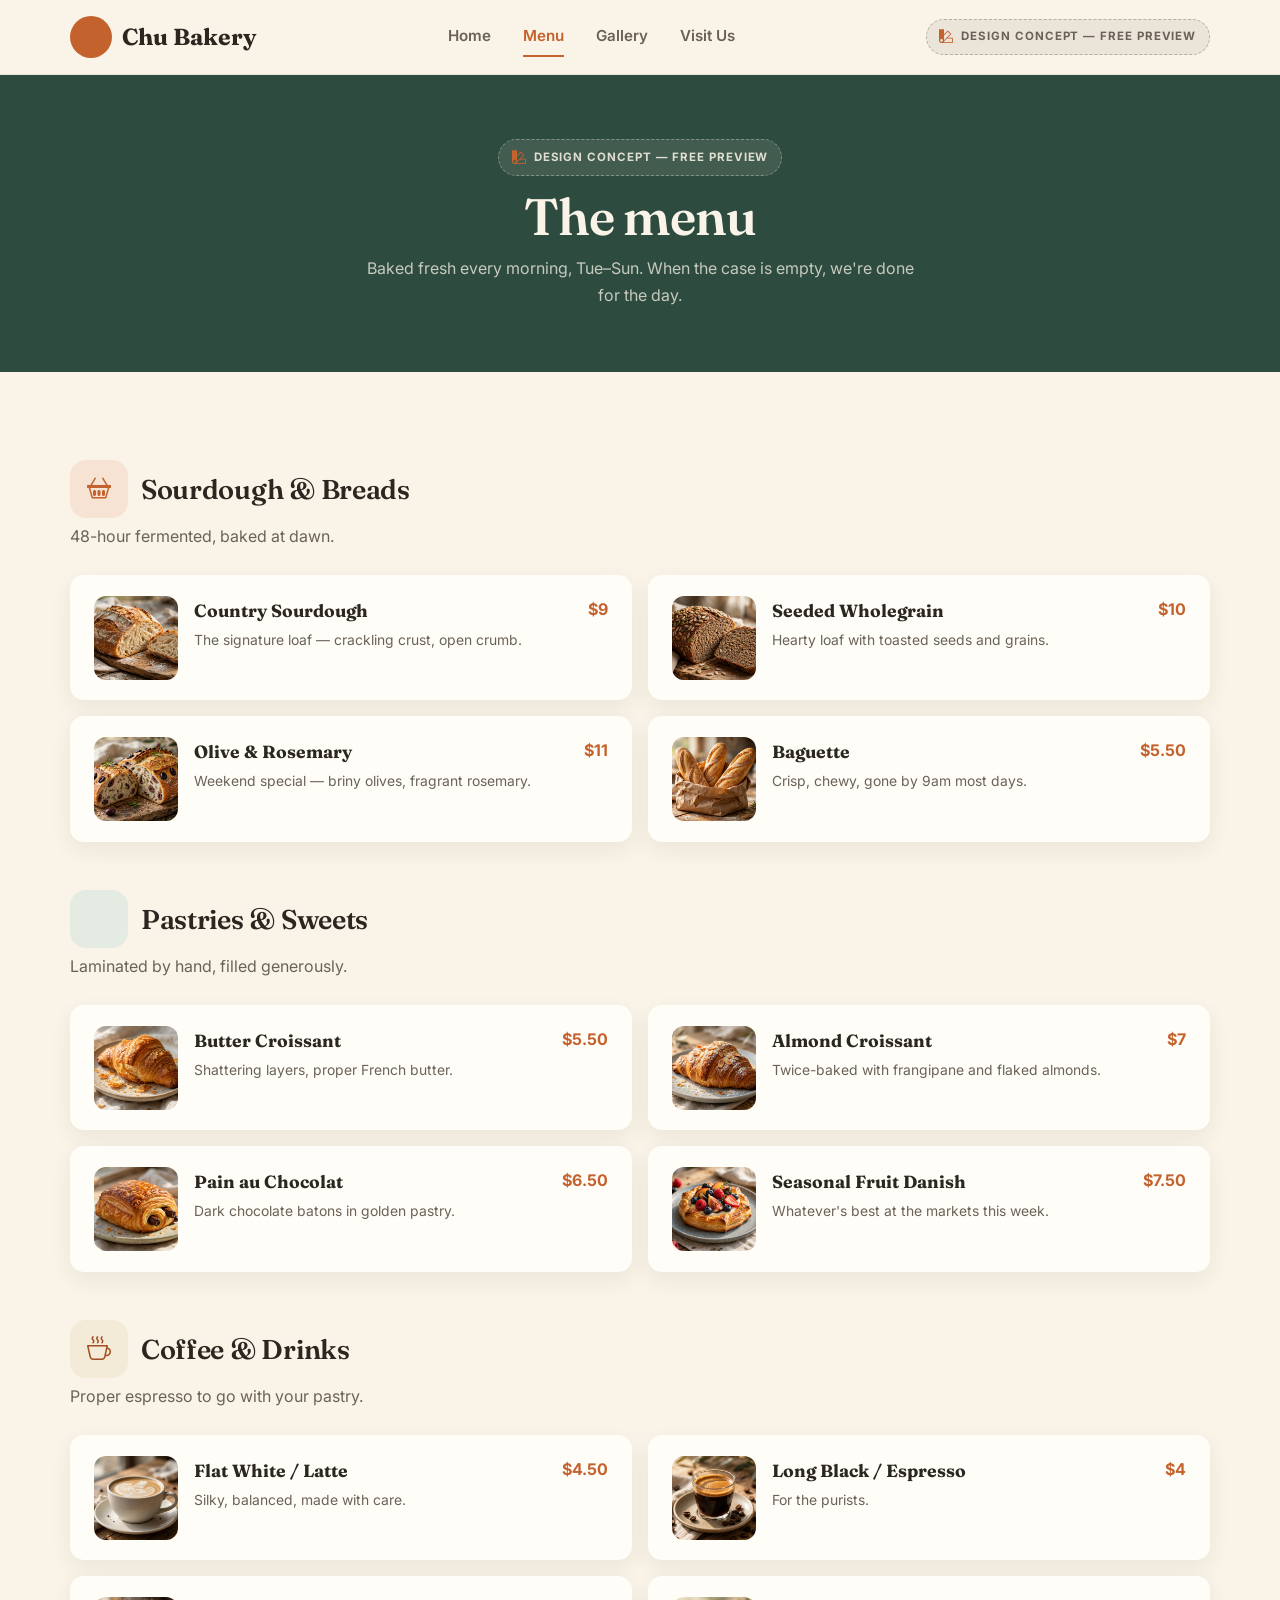
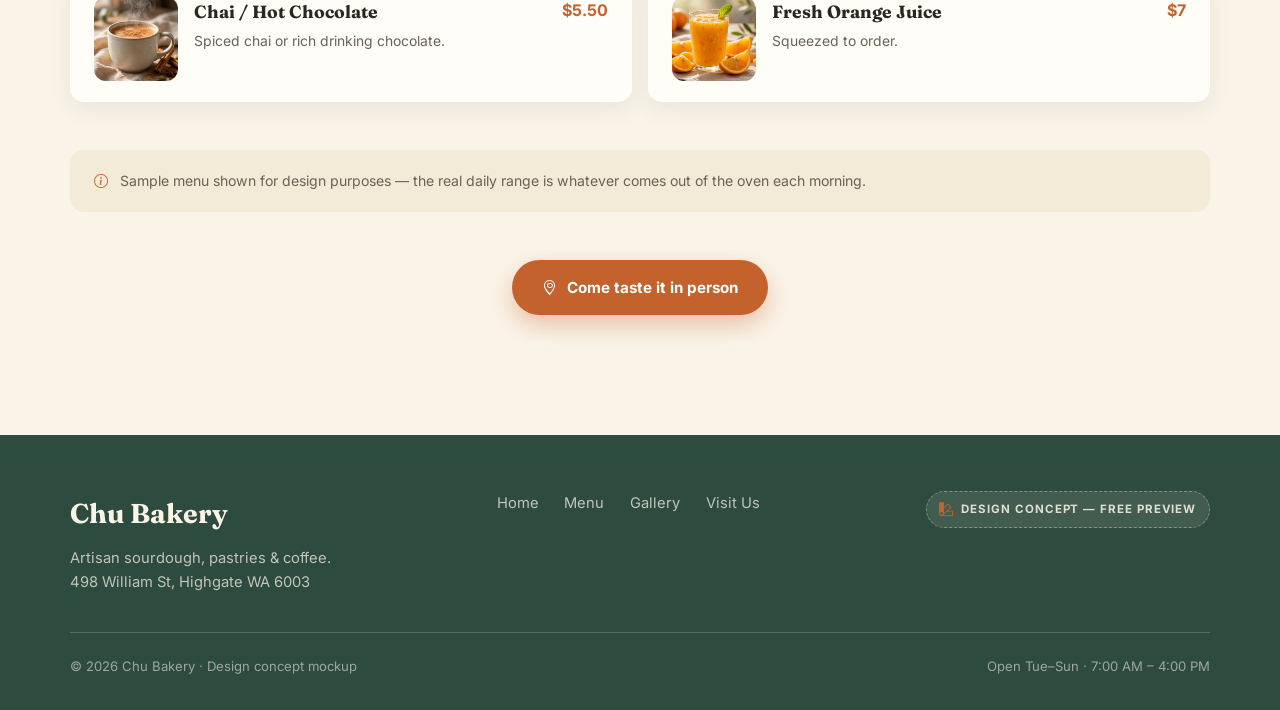
<file: services.html>
<!DOCTYPE html>
<html lang="en">
<head>
<meta charset="UTF-8">
<meta name="viewport" content="width=device-width, initial-scale=1.0">
<title>Menu — Chu Bakery, Highgate Perth</title>
<meta name="description" content="Sample menu: sourdough, pastries and coffee at Chu Bakery, 498 William St, Highgate WA.">
<link rel="preconnect" href="https://fonts.googleapis.com">
<link rel="preconnect" href="https://fonts.gstatic.com" crossorigin>
<link href="https://fonts.googleapis.com/css2?family=Fraunces:ital,opsz,wght@0,9..144,400;0,9..144,600;0,9..144,700;1,9..144,600&family=Inter:wght@400;500;600;700&display=swap" rel="stylesheet">
<link rel="stylesheet" href="https://cdn.jsdelivr.net/npm/bootstrap-icons@1.11.3/font/bootstrap-icons.min.css">
<link rel="stylesheet" href="styles.css">
</head>
<body>

<header class="site-header" id="siteHeader">
  <div class="wrap header-inner">
    <a class="brand" href="index.html" aria-label="Chu Bakery home">
      <span class="brand-mark"><i class="bi bi-croissant"></i></span>
      <span class="brand-name">Chu Bakery</span>
    </a>
    <nav class="main-nav" aria-label="Primary">
      <a href="index.html">Home</a>
      <a href="services.html" class="active">Menu</a>
      <a href="gallery.html">Gallery</a>
      <a href="contact.html">Visit Us</a>
    </nav>
    <span class="concept-badge header-badge"><i class="bi bi-palette2"></i>Design concept — free preview</span>
    <button class="menu-toggle" id="menuToggle" aria-label="Open menu" aria-expanded="false"><i class="bi bi-list"></i></button>
    <nav class="mobile-nav" id="mobileNav" aria-label="Mobile">
      <a href="index.html">Home</a>
      <a href="services.html" class="active">Menu</a>
      <a href="gallery.html">Gallery</a>
      <a href="contact.html">Visit Us</a>
    </nav>
  </div>
</header>

<main>
  <section class="page-hero">
    <div class="wrap">
      <span class="concept-badge"><i class="bi bi-palette2"></i>Design concept — free preview</span>
      <h1>The menu</h1>
      <p>Baked fresh every morning, Tue–Sun. When the case is empty, we're done for the day.</p>
    </div>
  </section>

  <section class="section">
    <div class="wrap">

      <div class="menu-cat">
        <h3><span class="tile tile-terracotta" style="margin:0"><i class="bi bi-basket2"></i></span>Sourdough &amp; Breads</h3>
        <p>48-hour fermented, baked at dawn.</p>
        <div class="menu-items">
          <div class="menu-item"><img class="menu-thumb" src="images/menu-sourdough.jpg" alt="Country Sourdough" loading="lazy"><div><h4>Country Sourdough</h4><p>The signature loaf — crackling crust, open crumb.</p></div><span class="price">$9</span></div>
          <div class="menu-item"><img class="menu-thumb" src="images/menu-seeded-wholegrain.jpg" alt="Seeded Wholegrain" loading="lazy"><div><h4>Seeded Wholegrain</h4><p>Hearty loaf with toasted seeds and grains.</p></div><span class="price">$10</span></div>
          <div class="menu-item"><img class="menu-thumb" src="images/menu-olive-rosemary.jpg" alt="Olive & Rosemary" loading="lazy"><div><h4>Olive &amp; Rosemary</h4><p>Weekend special — briny olives, fragrant rosemary.</p></div><span class="price">$11</span></div>
          <div class="menu-item"><img class="menu-thumb" src="images/menu-baguette.jpg" alt="Baguette" loading="lazy"><div><h4>Baguette</h4><p>Crisp, chewy, gone by 9am most days.</p></div><span class="price">$5.50</span></div>
        </div>
      </div>

      <div class="menu-cat">
        <h3><span class="tile tile-green" style="margin:0"><i class="bi bi-croissant"></i></span>Pastries &amp; Sweets</h3>
        <p>Laminated by hand, filled generously.</p>
        <div class="menu-items">
          <div class="menu-item"><img class="menu-thumb" src="images/menu-butter-croissant.jpg" alt="Butter Croissant" loading="lazy"><div><h4>Butter Croissant</h4><p>Shattering layers, proper French butter.</p></div><span class="price">$5.50</span></div>
          <div class="menu-item"><img class="menu-thumb" src="images/menu-almond-croissant.jpg" alt="Almond Croissant" loading="lazy"><div><h4>Almond Croissant</h4><p>Twice-baked with frangipane and flaked almonds.</p></div><span class="price">$7</span></div>
          <div class="menu-item"><img class="menu-thumb" src="images/menu-pain-au-chocolat.jpg" alt="Pain au Chocolat" loading="lazy"><div><h4>Pain au Chocolat</h4><p>Dark chocolate batons in golden pastry.</p></div><span class="price">$6.50</span></div>
          <div class="menu-item"><img class="menu-thumb" src="images/menu-fruit-danish.jpg" alt="Seasonal Fruit Danish" loading="lazy"><div><h4>Seasonal Fruit Danish</h4><p>Whatever's best at the markets this week.</p></div><span class="price">$7.50</span></div>
        </div>
      </div>

      <div class="menu-cat">
        <h3><span class="tile tile-cream" style="margin:0"><i class="bi bi-cup-hot"></i></span>Coffee &amp; Drinks</h3>
        <p>Proper espresso to go with your pastry.</p>
        <div class="menu-items">
          <div class="menu-item"><img class="menu-thumb" src="images/menu-flat-white.jpg" alt="Flat White / Latte" loading="lazy"><div><h4>Flat White / Latte</h4><p>Silky, balanced, made with care.</p></div><span class="price">$4.50</span></div>
          <div class="menu-item"><img class="menu-thumb" src="images/menu-espresso.jpg" alt="Long Black / Espresso" loading="lazy"><div><h4>Long Black / Espresso</h4><p>For the purists.</p></div><span class="price">$4</span></div>
          <div class="menu-item"><img class="menu-thumb" src="images/menu-chai.jpg" alt="Chai / Hot Chocolate" loading="lazy"><div><h4>Chai / Hot Chocolate</h4><p>Spiced chai or rich drinking chocolate.</p></div><span class="price">$5.50</span></div>
          <div class="menu-item"><img class="menu-thumb" src="images/menu-orange-juice.jpg" alt="Fresh Orange Juice" loading="lazy"><div><h4>Fresh Orange Juice</h4><p>Squeezed to order.</p></div><span class="price">$7</span></div>
        </div>
      </div>

      <div class="sample-note">
        <i class="bi bi-info-circle"></i>
        Sample menu shown for design purposes — the real daily range is whatever comes out of the oven each morning.
      </div>

      <div style="text-align:center;margin-top:3rem">
        <a class="btn btn-terracotta" href="contact.html"><i class="bi bi-geo-alt"></i>Come taste it in person</a>
      </div>
    </div>
  </section>
</main>

<footer class="site-footer">
  <div class="wrap">
    <div class="footer-inner">
      <div>
        <div class="footer-brand">Chu Bakery</div>
        <p>Artisan sourdough, pastries &amp; coffee.<br>498 William St, Highgate WA 6003</p>
      </div>
      <ul class="footer-links">
        <li><a href="index.html">Home</a></li>
        <li><a href="services.html">Menu</a></li>
        <li><a href="gallery.html">Gallery</a></li>
        <li><a href="contact.html">Visit Us</a></li>
      </ul>
      <span class="concept-badge"><i class="bi bi-palette2"></i>Design concept — free preview</span>
    </div>
    <div class="footer-bottom">
      <span>© 2026 Chu Bakery · Design concept mockup</span>
      <span>Open Tue–Sun · 7:00 AM – 4:00 PM</span>
    </div>
  </div>
</footer>

<script src="menu.js"></script>
</body>
</html>
</file>
<file: styles.css>
/* Chu Bakery — artisan bakery design concept */
:root {
  --cream: #FAF4E8;
  --cream-deep: #F3EAD7;
  --terracotta: #C4622D;
  --terracotta-dark: #A34E21;
  --green: #2E4B3F;
  --green-soft: #E4EBE3;
  --ink: #2B2620;
  --ink-soft: #6B6257;
  --white: #FFFDF8;
  --radius: 18px;
  --shadow: 0 18px 45px rgba(43, 38, 32, .12);
  --font-display: "Fraunces", Georgia, serif;
  --font-body: "Inter", system-ui, sans-serif;
}

* { margin: 0; padding: 0; box-sizing: border-box; }

html { scroll-behavior: smooth; }

body {
  font-family: var(--font-body);
  background: var(--cream);
  color: var(--ink);
  line-height: 1.65;
  -webkit-font-smoothing: antialiased;
}

img { max-width: 100%; display: block; }
a { color: inherit; text-decoration: none; }

.wrap { width: min(1140px, 92%); margin: 0 auto; }

h1, h2, h3, .display { font-family: var(--font-display); font-weight: 600; line-height: 1.12; letter-spacing: -0.01em; }

.kicker {
  display: inline-block;
  font-size: .78rem; font-weight: 700; letter-spacing: .22em; text-transform: uppercase;
  color: var(--terracotta); margin-bottom: 1rem;
}

/* ---------- Design concept badge ---------- */
.concept-badge {
  display: inline-flex; align-items: center; gap: .45rem;
  font-size: .72rem; font-weight: 700; letter-spacing: .08em; text-transform: uppercase;
  background: rgba(43, 38, 32, .07); color: var(--ink-soft);
  border: 1px dashed rgba(43, 38, 32, .28);
  padding: .38rem .8rem; border-radius: 999px; white-space: nowrap;
}
.concept-badge i { color: var(--terracotta); font-size: .85rem; }

/* ---------- Header / nav ---------- */
.site-header {
  position: sticky; top: 0; z-index: 900;
  background: rgba(250, 244, 232, .94);
  backdrop-filter: blur(10px);
  border-bottom: 1px solid rgba(43, 38, 32, .08);
}
.header-inner {
  display: flex; align-items: center; justify-content: space-between;
  padding: 1rem 0; gap: 1rem; position: relative;
}
.brand { display: flex; align-items: center; gap: .6rem; }
.brand-mark {
  width: 42px; height: 42px; border-radius: 50%;
  background: var(--terracotta); color: var(--cream);
  display: grid; place-items: center; font-size: 1.3rem;
}
.brand-name { font-family: var(--font-display); font-size: 1.45rem; font-weight: 700; }

.main-nav { display: flex; gap: 2rem; }
.main-nav a {
  font-weight: 600; font-size: .95rem; color: var(--ink-soft);
  padding: .4rem 0; border-bottom: 2px solid transparent;
}
.main-nav a:hover, .main-nav a.active { color: var(--terracotta); border-bottom-color: var(--terracotta); }

.menu-toggle {
  display: none; background: none; border: 0; cursor: pointer;
  font-size: 1.7rem; color: var(--ink); padding: .3rem;
}

/* mobile dropdown — MUST sit above page content */
.mobile-nav {
  display: none;
  position: absolute; top: 100%; left: 0; right: 0;
  z-index: 1000;
  background: var(--white);
  border-bottom: 1px solid rgba(43, 38, 32, .1);
  box-shadow: 0 24px 40px rgba(43, 38, 32, .18);
}
.site-header.nav-open .mobile-nav { display: block; }
.mobile-nav a {
  display: block; padding: 1rem 4%; font-weight: 600;
  border-top: 1px solid rgba(43, 38, 32, .07);
}
.mobile-nav a:hover, .mobile-nav a.active { color: var(--terracotta); background: var(--cream); }

/* ---------- Buttons ---------- */
.btn {
  display: inline-flex; align-items: center; gap: .6rem;
  padding: .95rem 1.9rem; border-radius: 999px;
  font-weight: 700; font-size: .95rem; cursor: pointer; border: 0;
  transition: transform .15s ease, box-shadow .15s ease;
}
.btn:hover { transform: translateY(-2px); }
.btn-terracotta { background: var(--terracotta); color: #fff; box-shadow: 0 10px 24px rgba(196, 98, 45, .35); }
.btn-terracotta:hover { background: var(--terracotta-dark); }
.btn-outline { background: transparent; color: var(--ink); border: 2px solid var(--ink); }
.btn-light { background: var(--cream); color: var(--ink); }

/* ---------- Hero ---------- */
.hero { position: relative; }
.hero-media { position: relative; height: clamp(430px, 62vw, 600px); overflow: hidden; }
.hero-media img { width: 100%; height: 100%; object-fit: cover; }
.hero-media::after {
  content: ""; position: absolute; inset: 0;
  background: linear-gradient(to top, rgba(43,38,32,.45), transparent 55%);
}
.hero-card {
  position: absolute; left: 50%; transform: translateX(-50%);
  bottom: -1px; width: min(880px, 94%);
  background: var(--cream);
  border-radius: 34px 34px 0 0;
  padding: 2.6rem 3rem 2.2rem; text-align: center;
  box-shadow: var(--shadow);
  z-index: 10;
}
.hero-card h1 { font-size: clamp(2rem, 5vw, 3.3rem); margin-bottom: .8rem; }
.hero-card h1 em { font-style: italic; color: var(--terracotta); }
.hero-card p { color: var(--ink-soft); max-width: 560px; margin: 0 auto 1.6rem; }
.hero-ctas { display: flex; gap: 1rem; justify-content: center; flex-wrap: wrap; }

/* ---------- Marquee strip ---------- */
.marquee {
  background: var(--green); color: var(--cream);
  overflow: hidden; white-space: nowrap; padding: 1rem 0;
  font-family: var(--font-display); font-size: 1.05rem; letter-spacing: .04em;
}
.marquee span { margin: 0 1.4rem; }
.marquee i { color: var(--terracotta); margin-right: 1.4rem; }

/* ---------- Sections ---------- */
.section { padding: 5.5rem 0; }
.section-tight { padding: 3.5rem 0; }
.section-head { text-align: center; max-width: 640px; margin: 0 auto 3rem; }
.section-head h2 { font-size: clamp(1.8rem, 4vw, 2.6rem); margin-bottom: .7rem; }
.section-head p { color: var(--ink-soft); }

/* icon tiles */
.tile {
  width: 58px; height: 58px; border-radius: 16px;
  display: grid; place-items: center; font-size: 1.5rem; margin-bottom: 1.2rem;
}
.tile-terracotta { background: #F7E3D3; color: var(--terracotta); }
.tile-green { background: var(--green-soft); color: var(--green); }
.tile-cream { background: var(--cream-deep); color: var(--terracotta-dark); }

/* oven cards */
.cards-3 { display: grid; grid-template-columns: repeat(3, 1fr); gap: 1.8rem; }
.oven-card {
  background: var(--white); border-radius: var(--radius);
  padding: 2.2rem 2rem; box-shadow: var(--shadow);
  border-top: 5px solid var(--terracotta);
  transition: transform .18s ease;
}
.oven-card:nth-child(2) { border-top-color: var(--green); }
.oven-card:nth-child(3) { border-top-color: var(--ink); }
.oven-card:hover { transform: translateY(-6px); }
.oven-card h3 { font-size: 1.45rem; margin-bottom: .6rem; }
.oven-card p { color: var(--ink-soft); font-size: .95rem; }
.oven-card .price { display: inline-block; margin-top: 1rem; font-weight: 700; color: var(--terracotta); }

/* story split */
.story { display: grid; grid-template-columns: 1fr 1fr; gap: 3.5rem; align-items: center; }
.story img { border-radius: 26px; box-shadow: var(--shadow); aspect-ratio: 4/3.4; object-fit: cover; width: 100%; }
.story h2 { font-size: clamp(1.8rem, 4vw, 2.5rem); margin-bottom: 1rem; }
.story p { color: var(--ink-soft); margin-bottom: 1rem; }
.stat-row { display: flex; gap: 2.5rem; margin-top: 1.8rem; }
.stat b { display: block; font-family: var(--font-display); font-size: 2rem; color: var(--terracotta); }
.stat span { font-size: .85rem; color: var(--ink-soft); }

/* rating band */
.rating-band { background: var(--green); color: var(--cream); border-radius: 28px; padding: 3.4rem; text-align: center; }
.rating-band .stars { color: #F5B942; font-size: 1.6rem; letter-spacing: .25rem; margin-bottom: .8rem; }
.rating-band h2 { font-size: clamp(1.7rem, 4vw, 2.4rem); margin-bottom: .5rem; }
.rating-band p { color: rgba(250, 244, 232, .75); }

/* hours / visit card */
.visit-grid { display: grid; grid-template-columns: 1.1fr .9fr; gap: 1.8rem; }
.visit-card { background: var(--white); border-radius: var(--radius); padding: 2.4rem; box-shadow: var(--shadow); }
.hours-table { width: 100%; border-collapse: collapse; margin-top: 1rem; }
.hours-table td { padding: .55rem 0; border-bottom: 1px dashed rgba(43,38,32,.15); font-size: .95rem; }
.hours-table td:last-child { text-align: right; font-weight: 600; }
.hours-table tr.closed td { color: var(--terracotta); }
.contact-line { display: flex; gap: .9rem; align-items: flex-start; margin: 1rem 0; }
.contact-line .tile { width: 44px; height: 44px; font-size: 1.15rem; margin: 0; flex-shrink: 0; border-radius: 12px; }

/* gallery teaser */
.teaser-grid { display: grid; grid-template-columns: repeat(4, 1fr); gap: 1.1rem; }
.teaser-grid a { border-radius: 16px; overflow: hidden; aspect-ratio: 1; position: relative; }
.teaser-grid img { width: 100%; height: 100%; object-fit: cover; transition: transform .3s ease; }
.teaser-grid a:hover img { transform: scale(1.06); }

/* ---------- Footer ---------- */
.site-footer { background: var(--green); color: var(--cream); padding: 3.5rem 0 2rem; margin-top: 2rem; }
.footer-inner { display: flex; justify-content: space-between; gap: 2rem; flex-wrap: wrap; align-items: flex-start; }
.footer-brand { font-family: var(--font-display); font-size: 1.7rem; font-weight: 700; margin-bottom: .6rem; }
.site-footer p, .site-footer li { color: rgba(250, 244, 232, .72); font-size: .92rem; }
.footer-links { list-style: none; display: flex; gap: 1.6rem; flex-wrap: wrap; }
.footer-links a:hover { color: #fff; }
.footer-bottom { margin-top: 2.4rem; padding-top: 1.4rem; border-top: 1px solid rgba(250,244,232,.18); display: flex; justify-content: space-between; gap: 1rem; flex-wrap: wrap; font-size: .82rem; color: rgba(250,244,232,.55); }
.site-footer .concept-badge { background: rgba(250,244,232,.1); color: rgba(250,244,232,.85); border-color: rgba(250,244,232,.35); }

/* ---------- Menu page ---------- */
.menu-cat { margin-bottom: 3rem; }
.menu-cat > h3 { font-size: 1.7rem; margin-bottom: .3rem; display: flex; align-items: center; gap: .8rem; }
.menu-cat > p { color: var(--ink-soft); margin-bottom: 1.6rem; }
.menu-items { display: grid; grid-template-columns: 1fr 1fr; gap: 1rem; }
.menu-item { background: var(--white); border-radius: 14px; padding: 1.3rem 1.5rem; box-shadow: 0 8px 22px rgba(43,38,32,.07); display: flex; justify-content: space-between; gap: 1rem; }
.menu-item h4 { font-family: var(--font-display); font-size: 1.1rem; margin-bottom: .25rem; }
.menu-item p { font-size: .87rem; color: var(--ink-soft); }
.menu-item .price { font-weight: 700; color: var(--terracotta); white-space: nowrap; }
.sample-note { background: var(--cream-deep); border-radius: 14px; padding: 1.2rem 1.5rem; font-size: .88rem; color: var(--ink-soft); margin-top: 1rem; }
.sample-note i { color: var(--terracotta); margin-right: .5rem; }

/* ---------- Gallery page ---------- */
.gallery-grid { display: grid; grid-template-columns: repeat(2, 1fr); gap: 1.4rem; }
.gallery-grid figure { border-radius: 20px; overflow: hidden; box-shadow: var(--shadow); background: var(--white); }
.gallery-grid img { width: 100%; height: 340px; object-fit: cover; }
.gallery-grid figcaption { padding: 1.1rem 1.4rem; font-family: var(--font-display); font-size: 1.05rem; }

/* ---------- Contact page ---------- */
.contact-hero { text-align: center; padding: 4.5rem 0 3rem; }
.contact-hero h1 { font-size: clamp(2.2rem, 5vw, 3.4rem); margin-bottom: .8rem; }
.contact-hero p { color: var(--ink-soft); max-width: 560px; margin: 0 auto; }
.map-card { border-radius: 22px; overflow: hidden; box-shadow: var(--shadow); background: var(--green); color: var(--cream); display: grid; grid-template-columns: 1fr 1fr; }
.map-visual { min-height: 320px; background:
  radial-gradient(circle at 30% 40%, rgba(196,98,45,.35), transparent 55%),
  radial-gradient(circle at 70% 65%, rgba(250,244,232,.14), transparent 50%),
  var(--green);
  display: grid; place-items: center; position: relative;
}
.map-visual i { font-size: 3.4rem; color: var(--terracotta); }
.map-body { padding: 2.6rem; }
.map-body h3 { font-size: 1.5rem; margin-bottom: 1rem; }
.map-body .btn-light { margin-top: 1.2rem; }

/* ---------- Page hero (inner pages) ---------- */
.page-hero { background: var(--green); color: var(--cream); padding: 4rem 0; text-align: center; }
.page-hero h1 { font-size: clamp(2.1rem, 5vw, 3.2rem); margin: .8rem 0 .6rem; }
.page-hero p { color: rgba(250,244,232,.75); max-width: 560px; margin: 0 auto; }
.page-hero .concept-badge { background: rgba(250,244,232,.1); color: rgba(250,244,232,.85); border-color: rgba(250,244,232,.35); }

/* ---------- Responsive ---------- */

.menu-thumb{width:84px;height:84px;object-fit:cover;border-radius:12px;flex:0 0 auto}
.menu-item>div{flex:1;min-width:0}
@media (max-width: 900px) {
  .cards-3, .story, .visit-grid, .map-card { grid-template-columns: 1fr; }
  .menu-items { grid-template-columns: 1fr; }
  .menu-thumb{width:72px;height:72px}
  .gallery-grid { grid-template-columns: 1fr; }
  .teaser-grid { grid-template-columns: repeat(2, 1fr); }
  .main-nav { display: none; }
  .menu-toggle { display: block; }
  .header-badge { display: none; }
  .section { padding: 3.8rem 0; }
  .hero-card { padding: 2rem 1.5rem 1.8rem; }
  .rating-band { padding: 2.4rem 1.6rem; }
}
@media (max-width: 560px) {
  .teaser-grid { grid-template-columns: 1fr 1fr; gap: .7rem; }
  .hero-ctas .btn { width: 100%; justify-content: center; }
  .stat-row { gap: 1.4rem; }
}


/* homepage enrichment (highlights / faq) */
.highlights{display:grid;grid-template-columns:repeat(4,1fr);gap:1.1rem}
.highlight{background:var(--white);border-radius:var(--radius);box-shadow:var(--shadow);padding:1.3rem 1.4rem;display:flex;gap:.95rem;align-items:center}
.highlight .tile{width:46px;height:46px;font-size:1.2rem;margin:0;flex-shrink:0;border-radius:12px}
.highlight b{display:block;font-family:var(--font-display);font-size:1.02rem;line-height:1.25}
.highlight div span{font-size:.84rem;color:var(--ink-soft)}
.faq-list{max-width:820px;margin:0 auto;display:grid;gap:.9rem}
.faq-item{background:var(--white);border-radius:14px;box-shadow:0 8px 22px rgba(43,38,32,.07);padding:1.15rem 1.5rem}
.faq-item summary{font-family:var(--font-display);font-size:1.08rem;font-weight:600;cursor:pointer}
.faq-item p{color:var(--ink-soft);font-size:.94rem;margin-top:.55rem}
.faq-item a{color:var(--terracotta);font-weight:600}
@media(max-width:900px){.highlights{grid-template-columns:repeat(2,1fr)}}
@media(max-width:560px){.highlights{grid-template-columns:1fr}}

/* diversification: pre-orders band (terracotta, distinct from green rating band) */
.preorder-band{background:var(--terracotta);color:var(--cream);border-radius:28px;padding:3rem 3.4rem;display:flex;align-items:center;justify-content:space-between;gap:2.4rem;flex-wrap:wrap}
.preorder-band h2{font-size:clamp(1.6rem,3.6vw,2.3rem);margin-bottom:.6rem;max-width:34rem}
.preorder-band p{color:rgba(250,244,232,.85);max-width:36rem}
.preorder-band .btn{flex-shrink:0}
@media(max-width:700px){.preorder-band{padding:2.2rem 1.6rem}}
</file>
